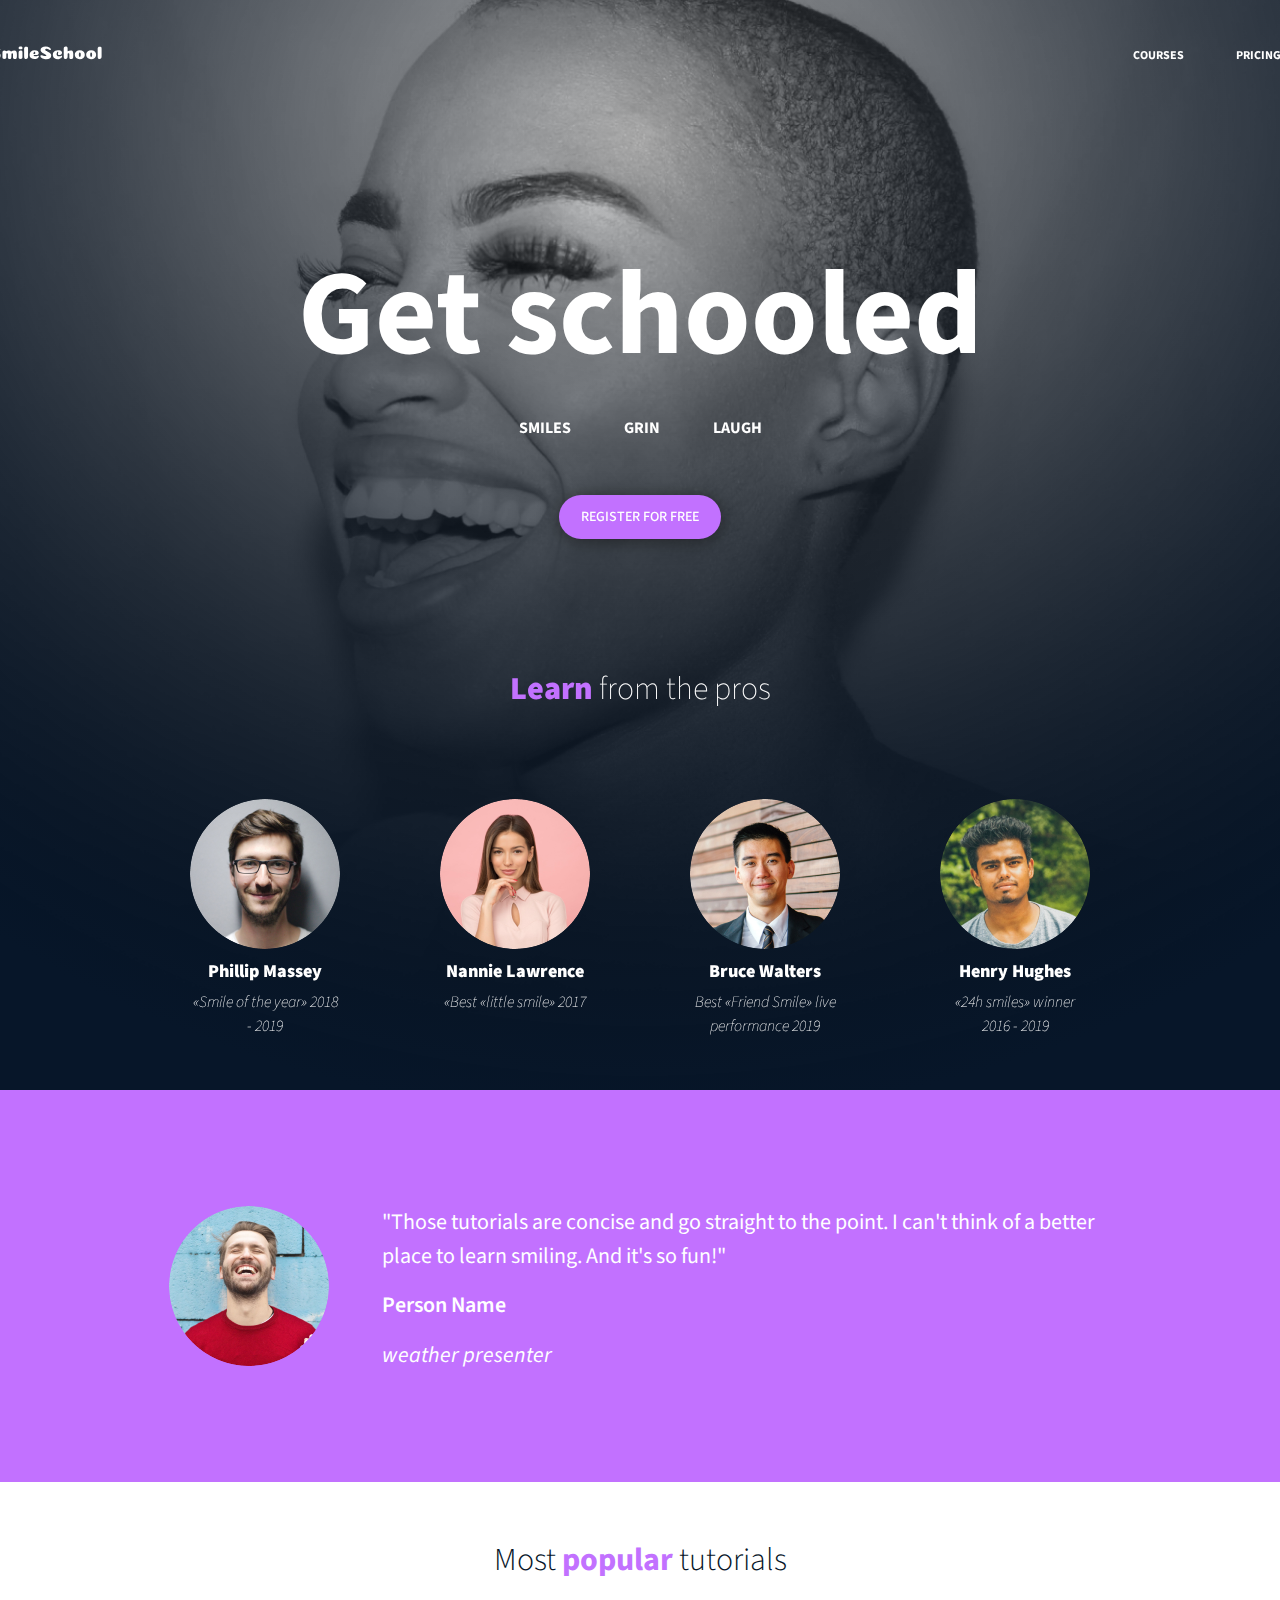
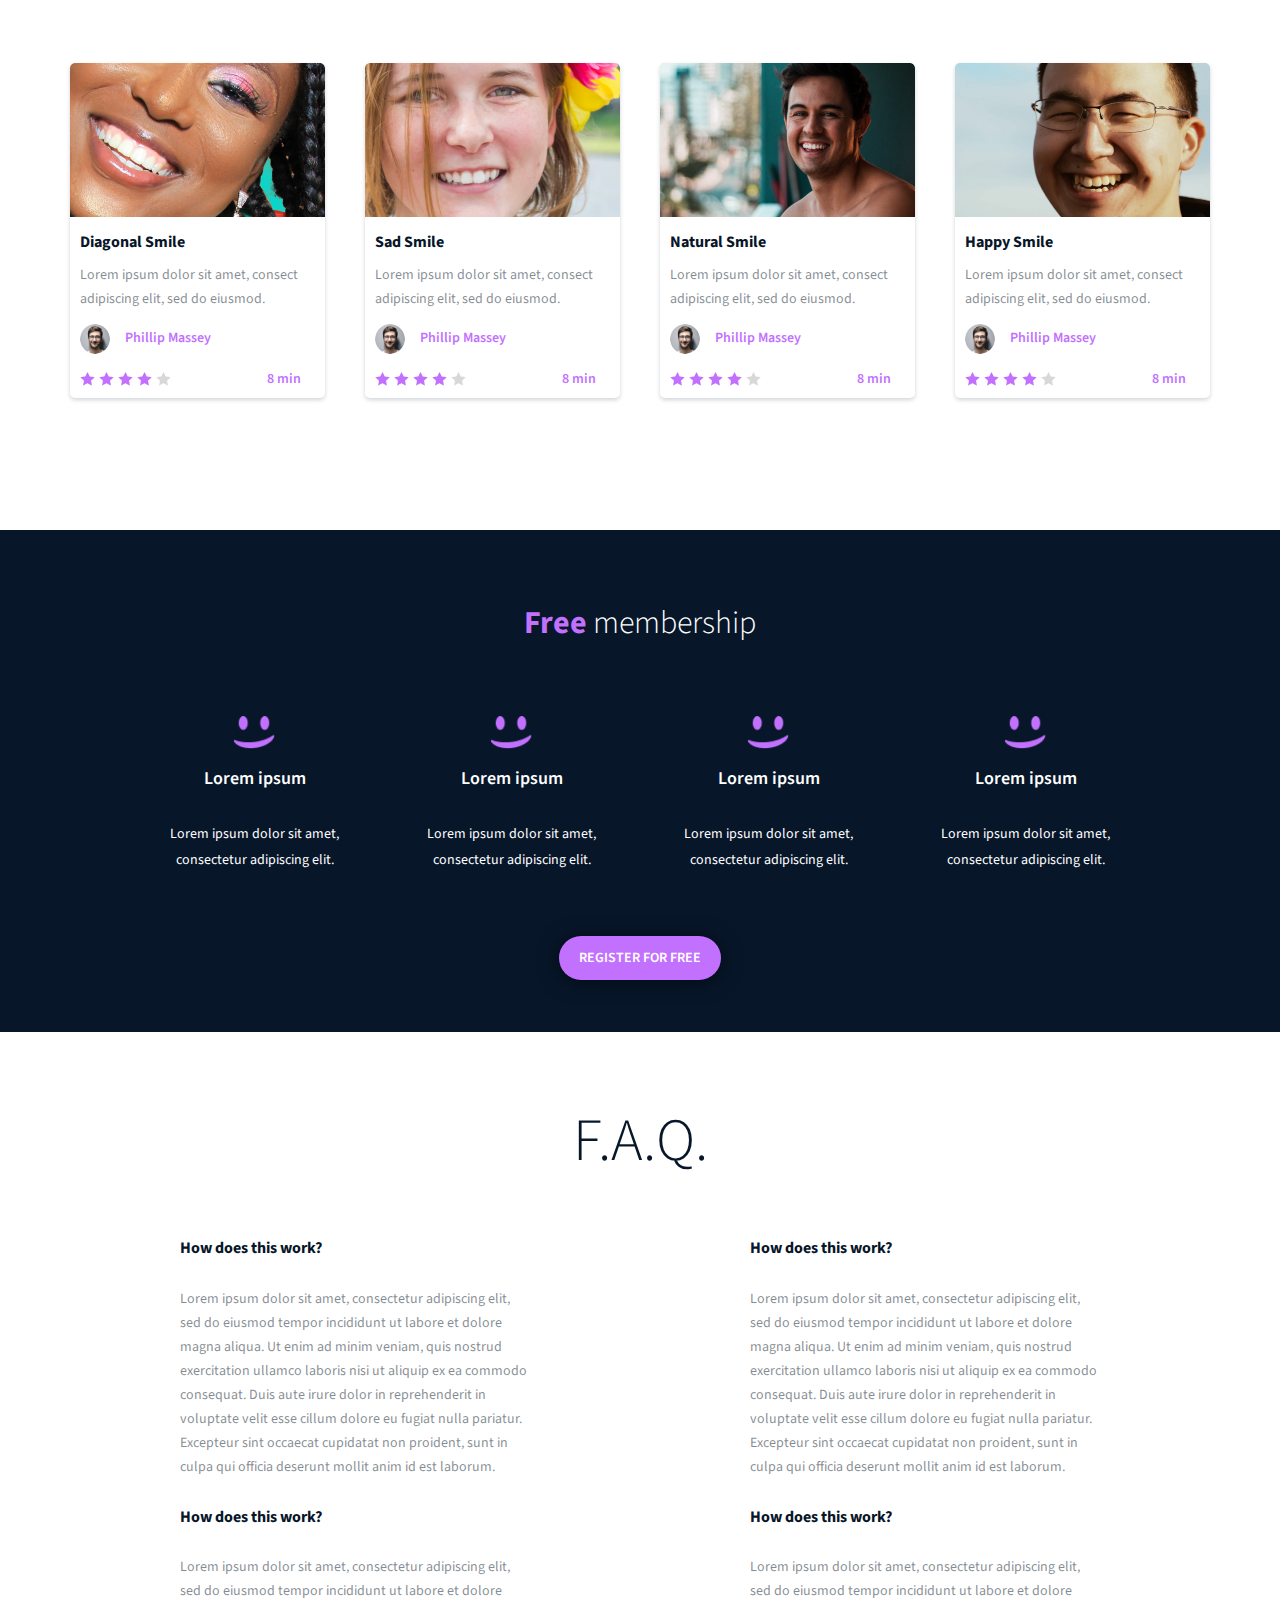
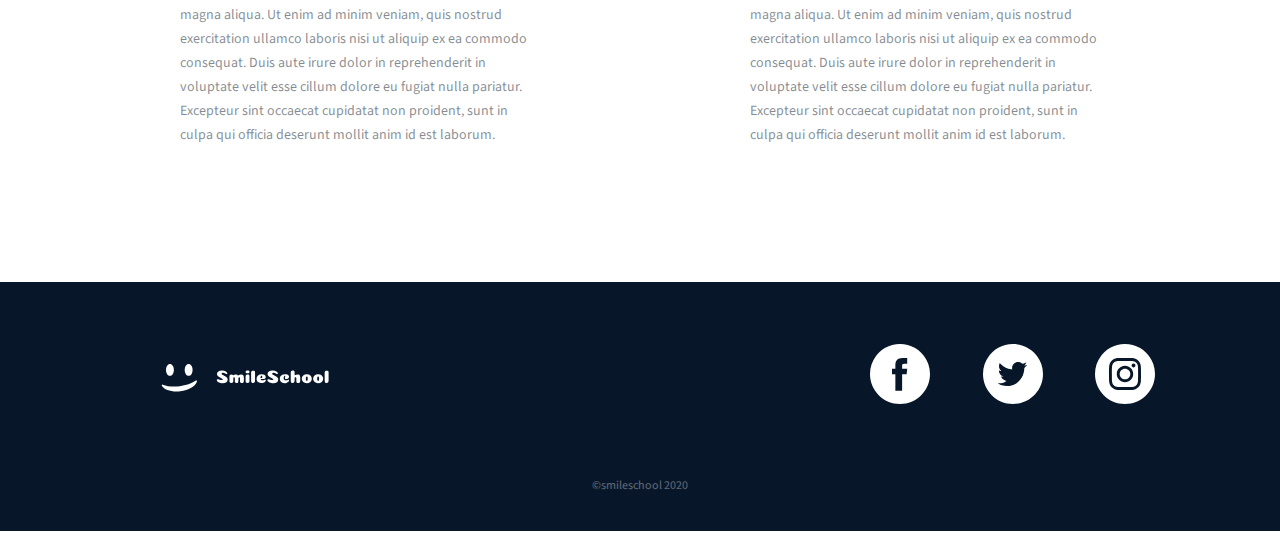
<file: css_advanced/index.html>
<!DOCTYPE html>
<html lang="en">
<head>
  <meta charset="UTF-8">
  <meta name="viewport" content="width=device-width, initial-scale=1.0">
  <title>SmileSchool</title>
  <link rel="stylesheet" type="text/css" href="styles.css">
  <link href='https://fonts.googleapis.com/css?family=Source+Sans+Pro' rel='stylesheet' type='text/css'>
<body>
  <!-- Header -->
  <header>
    <div id="header_navBar">
      <a href="#" id="logo"><img src="images/logo.svg" alt="SmileSchool Logo"></a>
      <div id="menu">
        <a href="#">COURSES</a>
        <a href="#">PRICING</a>
        <a href="#">LOGIN</a>
      </div>
    </div>
  </header>
  <main>
    <!-- Banner -->
    <section id="main">
      <div id="schooling_block">
	    <div id="get_schooled">
          <h1>Get schooled</h1>
          <p>SMILES GRIN LAUGH</p>
          <button>REGISTER FOR FREE</button>
        </div>
        <div id="pros">
          <h2><span class="purple">Learn</span> from the pros</h2>
          <div id="pro_list">
            <div class="pro">
              <img src="images/Phillip.png" alt="Phillip Massey">
              <h3>Phillip Massey</h3>
              <p>«Smile of the year» 2018 - 2019</p>
            </div>
            <div class="pro">
              <img src="images/Nannie.png" alt="Nannie Lawrence">
              <h3>Nannie Lawrence</h3>
              <p>«Best «little smile» 2017</p>
            </div>
            <div class="pro">
              <img src="images/Bruce.png" alt="Bruce Walters">
              <h3>Bruce Walters</h3>
              <p>Best «Friend Smile» live performance 2019</p>
            </div>
            <div class="pro">
              <img src="images/Henry.png" alt="Henry Hughes">
              <h3>Henry Hughes</h3>
              <p>«24h smiles» winner 2016 - 2019</p>
            </div>
          </div>
		</div>
      </div>
      </section>
      <!-- Quote -->
      <section id="testimony">
        <div id="testimonial-block">
          <img src="images/avatar.png" alt="testimonial">
          <div id="testimonial-quote">
            <blockquote>"Those tutorials are concise and go straight to the point. I can't think of a better place to learn smiling. And it's so fun!"</blockquote>
            <p><span class="bold">Person Name</span></p>
            <p><span class="italic">weather presenter</span></p>
          </div>
        </div>
      </section>
      <!-- Videos -->
      <section id="tutorial-section">
		<div id="tutorials">
        <h1>Most <span class="purple">popular</span> tutorials</h1>
          <div id="group-tutorial">
            <div class="tutorial">
              <img src="images/diagonalSmile.png" class="video" alt="Diagonal Smile">
              <h2>Diagonal Smile</h2>
              <p>Lorem ipsum dolor sit amet, consect adipiscing elit, sed do eiusmod.</p>
              <div class="rating">
				<div class="rating-pers">
                  <img src="images/Phillip.png" alt="Phillip Massey">
                  <h3>Phillip Massey</h3>
			    </div>
				<div class="stars">
                  <div class="star-group">
                    <img src="images/Star_1.png" class="star" alt="rating">
                    <img src="images/Star_1.png" class="star" alt="rating">
                    <img src="images/Star_1.png" class="star" alt="rating">
                    <img src="images/Star_1.png" class="star" alt="rating">
                    <img src="images/Star_5.png" class="star" alt="rating">
                  </div>
                  <p>8 min</p>
                </div>
              </div>
            </div>
            <div class="tutorial">
              <img src="images/sadSmile.png" class="video" alt="Sad Smile">
              <h2>Sad Smile</h2>
              <p>Lorem ipsum dolor sit amet, consect adipiscing elit, sed do eiusmod.</p>
              <div class="rating">
				<div class="rating-pers">
                <img src="images/Phillip.png" alt="Phillip Massey">
                <h3>Phillip Massey</h3>
                </div>
				<div class="stars">
                  <div class="star-group">
                    <img src="images/Star_1.png" class="star" alt="rating">
                    <img src="images/Star_1.png" class="star" alt="rating">
                    <img src="images/Star_1.png" class="star" alt="rating">
                    <img src="images/Star_1.png" class="star" alt="rating">
                    <img src="images/Star_5.png" class="star" alt="rating">
                  </div>
                  <p>8 min</p>
                </div>
              </div>
            </div>
            <div class="tutorial">
              <img src="images/naturalSmile.png" class="video" alt="Natural Smile">
              <h2>Natural Smile</h2>
              <p>Lorem ipsum dolor sit amet, consect adipiscing elit, sed do eiusmod.</p>
              <div class="rating">
				<div class="rating-pers">
                <img src="images/Phillip.png" alt="Phillip Massey">
                <h3>Phillip Massey</h3>
				</div>
                <div class="stars">
                  <div class="star-group">
                    <img src="images/Star_1.png" class="star" alt="rating">
                    <img src="images/Star_1.png" class="star" alt="rating">
                    <img src="images/Star_1.png" class="star" alt="rating">
                    <img src="images/Star_1.png" class="star" alt="rating">
                    <img src="images/Star_5.png" class="star" alt="rating">
                  </div>
                  <p>8 min</p>
                </div>
              </div>
            </div>
            <div class="tutorial">
              <img src="images/happySmile.png" class="video" alt="Happy smile">
              <h2>Happy Smile</h2>
              <p>Lorem ipsum dolor sit amet, consect adipiscing elit, sed do eiusmod.</p>
              <div class="rating">
				<div class="rating-pers">
                <img src="images/Phillip.png" alt="Phillip Massey">
                <h3>Phillip Massey</h3>
				</div>
                <div class="stars">
                  <div class="star-group">
                    <img src="images/Star_1.png" class="star" alt="rating">
                    <img src="images/Star_1.png" class="star" alt="rating">
                    <img src="images/Star_1.png" class="star" alt="rating">
                    <img src="images/Star_1.png" class="star" alt="rating">
                    <img src="images/Star_5.png" class="star" alt="rating">
                  </div>
                  <p>8 min</p>
                </div>
              </div>
            </div>
          </div>
		</div>
    </section>
    <!-- Membership -->
    <section id="membership">
      <h1><span class="purple">Free</span> membership</h1>
      <div>
        <div class="smile">
          <img src="images/smile.png" alt="smile">
          <h2>Lorem ipsum</h2>
          <p>Lorem ipsum dolor sit amet, consectetur adipiscing elit.</p>
        </div>
        <div class="smile">
          <img src="images/smile.png" alt="smile">
          <h2>Lorem ipsum</h2>
          <p>Lorem ipsum dolor sit amet, consectetur adipiscing elit.</p>
        </div>
        <div class="smile">
          <img src="images/smile.png" alt="smile">
          <h2>Lorem ipsum</h2>
          <p>Lorem ipsum dolor sit amet, consectetur adipiscing elit.</p>
        </div>
    	<div class="smile">
          <img src="images/smile.png" alt="smile">
          <h2>Lorem ipsum</h2>
          <p>Lorem ipsum dolor sit amet, consectetur adipiscing elit.</p>
        </div>
      </div>
      <button>REGISTER FOR FREE</button>
    </section>
    <!-- FAQ -->
    <section id="FAQ">
      <div id="FAQ-spacer">
      <h1>F.A.Q.</h1>
      <div id="FAQ-container">
        <div class="FAQ-column">
          <div class="FAQ-block">
            <h2>How does this work?</h2>
            <p>Lorem ipsum dolor sit amet, consectetur adipiscing elit, sed do eiusmod tempor incididunt ut labore et dolore magna aliqua. Ut enim ad minim veniam, quis nostrud exercitation ullamco laboris nisi ut aliquip ex ea commodo consequat. Duis aute irure dolor in reprehenderit in voluptate velit esse cillum dolore eu fugiat nulla pariatur. Excepteur sint occaecat cupidatat non proident, sunt in culpa qui officia deserunt mollit anim id est laborum.</p>
          </div>
          <div class="FAQ-block">
            <h2>How does this work?</h2>
            <p>Lorem ipsum dolor sit amet, consectetur adipiscing elit, sed do eiusmod tempor incididunt ut labore et dolore magna aliqua. Ut enim ad minim veniam, quis nostrud exercitation ullamco laboris nisi ut aliquip ex ea commodo consequat. Duis aute irure dolor in reprehenderit in voluptate velit esse cillum dolore eu fugiat nulla pariatur. Excepteur sint occaecat cupidatat non proident, sunt in culpa qui officia deserunt mollit anim id est laborum.</p>
          </div>
        </div>
        <div class="FAQ-column">
          <div class="FAQ-block">
            <h2>How does this work?</h2>
            <p>Lorem ipsum dolor sit amet, consectetur adipiscing elit, sed do eiusmod tempor incididunt ut labore et dolore magna aliqua. Ut enim ad minim veniam, quis nostrud exercitation ullamco laboris nisi ut aliquip ex ea commodo consequat. Duis aute irure dolor in reprehenderit in voluptate velit esse cillum dolore eu fugiat nulla pariatur. Excepteur sint occaecat cupidatat non proident, sunt in culpa qui officia deserunt mollit anim id est laborum.</p>
          </div>
          <div class="FAQ-block">
            <h2>How does this work?</h2>
            <p>Lorem ipsum dolor sit amet, consectetur adipiscing elit, sed do eiusmod tempor incididunt ut labore et dolore magna aliqua. Ut enim ad minim veniam, quis nostrud exercitation ullamco laboris nisi ut aliquip ex ea commodo consequat. Duis aute irure dolor in reprehenderit in voluptate velit esse cillum dolore eu fugiat nulla pariatur. Excepteur sint occaecat cupidatat non proident, sunt in culpa qui officia deserunt mollit anim id est laborum.</p>
          </div>
        </div>
      </div>
	</div>
    </section>
  </main>
  <!-- Footer -->
  <footer>
    <div id="footer-container">
      <div>
        <div id="footer-logo">
          <img src="images/logo.svg" alt="Logo">
        </div>
        <div id="social">
          <a href="#">
            <img src="images/Facebook_White.svg" alt="Facebook icon"></a>
          <a href="#">
            <img src="images/Twitter_White.svg" alt="Twitter icon"></a>
          <a href="#">
            <img src="images/Instagram_White.svg" alt="Instagram icon"></a>
        </div>
      </div>
      <p>©smileschool 2020</p>
    </div>
  </footer>
</body>
</html>
</file>
<file: css_advanced/styles.css>
/* Smile School Page */
body {
  width: 100%;
  margin: 0;
  margin-top: -20px;
}

/* Header */
header {
  position: fixed;
  height: 1093;
  width: 100%;
  z-index: 2;
  display: flex;
  justify-content:center;
  align-items: center;
  flex-shrink: 0;
  left: 175.67px;
  top: 40px;
  }
#header_navBar {
  width: 1103.408px;
  height: 29.461px;
  display: flex;
  align-items: center;
  justify-content: space-between;
  }
#logo {
  width: 167.02px;
  height: 29.46px;
  margin: -330px;
}
#menu {
  display: inline-flex;
  width: 234px;
  height: 15px;
  gap: 52px;
  align-items: normal;
}
#menu a {
  color: #FFF;
  font-family: "Source Sans Pro";
  font-size: 12px;
  font-style: normal;
  font-weight: 700;
  line-height: normal;
  text-decoration: none;
}

/* Main */
#main {
  z-index: 1;
  position: absolute;
  width: 100%;
  height: 1140px;
  flex-shrink: 0;
  background: url(images/background.png) center/cover no-repeat;
}
#schooling_block {
  position: absolute;
  width: 100%;
  height: 100%;
  backdrop-filter: grayscale();
  background: radial-gradient(85.9% 85.9% at 50% 14.1%, rgba(41, 48, 61, 0.00) 0%, #071629 100%)
}
#get_schooled {
  width: 100%;
  display: flex;
  flex-direction: column;
  align-items: center;
}  
#get_schooled h1 {
  color: #FFF;
  text-align: center;
  font-family: "Source Sans Pro";
  font-size: 120px;
  font-style: normal;
  font-weight: 700;
  line-height: normal;
  margin-top: 250px;
  margin-bottom: 0px;
}  
#get_schooled p {
  color: #FFF;
  text-align: center;
  font-family: "Source Sans Pro";
  font-size: 16px;
  font-style: normal;
  font-weight: 700;
  line-height: normal;
  word-spacing: 50px;
}
#get_schooled button {
  margin-top: 40px;
  width: 162px;
  height: 44px;
  flex-shrink: 0;
  box-shadow: 0px 2px 20px 0px rgba(0, 0, 0, 0.50);
  background-color: #C271FF;
  border: #C271FF; 
  border-radius: 22px;
  color: #FFF;
  text-align: center;
  font-family: "Source Sans Pro";
  font-size: 14px;
  font-style: normal;
  font-weight: 500;
  line-height: normal;
}
#pros {
  margin-top: 100px;
  width: 100%;
  height: 237px;
  flex-shrink: 0;
  display: flex;
  flex-direction: column;
}
#pros h2 {
  text-align: center;
  color: #FFF;
  font-family: "Source Sans Pro";
  font-size: 32px;
  font-style: normal;
  font-weight: 100;
  line-height: normal;
  margin-bottom: 87px;
}
.purple {
  color: #C271FF;
  font-weight: 900;
}
#pro_list {
  display:flex;
  width: 100%;
  height: 237px;
  flex-shrink: 0;
  justify-content: center;
  gap: 100px;
}
.pro {
  width: 150px;
  height: 237px;
  flex-shrink: 0;
  flex-direction: column;
}
.pro img {
  width: 150px;
  height: 150px;
  flex-shrink: 0;
  border-radius: 50%;
}
.pro h3 {
  color: #FFF;
  text-align: center;
  font-family: "Source Sans Pro";
  font-size: 18px;
  font-style: normal;
  font-weight: 900;
  line-height: 1px;
  width: 150px;
}
.pro p {
  color: #FFF;
  text-align: center;
  font-family: "Source Sans Pro";
  font-size: 16px;
  font-style: italic;
  font-weight: lighter;
  line-height: 24px;
}

/* Quote Block */
#testimony {
  width: 100%;
  height: 392px;
  display: flex;
  z-index: 1;
  position:absolute;
  align-items: center;
  justify-content: center;
  flex-shrink: 0;
  background-color: #C271FF;
  margin-top: 1110px;
}
#testimonial-block {
  width: 943px;
  height: 160px;
  flex-shrink: 0;
  display: flex;
  justify-content: space-between;
}
#testimonial-block img {
  width: 160px;
  height: 160px;
  flex-shrink: 0;
  border-radius: 50%;
}
#testimonial_quote {
  width: 730px;
  height: 158px;
  flex-shrink: 0;
  padding: 0;
}
#testimonial-quote blockquote {
  margin: 0;
  width: 730px;
  color: #FFF;
  font-family: "Source Sans Pro";
  font-size: 22px;
  font-style: normal;
  font-weight: 400;
  line-height: 33.6px;
}
.bold {
  color: #FFF;
  font-family: "Source Sans Pro";
  font-size: 22px;
  font-style: normal;
  font-weight: 600;
  line-height: 33.6px;
}
.italic {
  color: #FFF;
  font-family: "Source Sans Pro";
  font-size: 22px;
  font-style: italic;
  font-weight: 400;
  line-height: 33.6px;
}

/* Videos Block */
#tutorial-section {
  display: flex;
  align-items: center;
  justify-content:space-around;
  flex-direction: row;
  height: 550px;
  width: 100%;
}
#tutorials {
  width: 100%;
  height: 450px;
  flex-shrink: 0;
  display:block;
  flex-direction:row;
  justify-content:sapa;
  align-items: center;
  margin-top: 3000px;
}
#tutorials h1 {
  color: #071629;
  text-align: center;
  font-family: "Source Sans Pro";
  font-size: 32px;
  font-style: normal;
  font-weight: 300;
  line-height: normal;
  margin-top: 7px;
  margin-bottom: 80px;
}
#tutorials .purple {
  color: #C271FF;
  font-family: "Source Sans Pro";
  font-size: 32px;
  font-style: normal;
  font-weight: 700;
  line-height: normal;
}
#group-tutorial {
  display: flex;
  justify-content:center;
  gap: 40px;
  flex-direction: row;
  width: 100%;

}
.tutorial {
  width: 255px;
  height: 335px;
  flex-shrink: 0;
  flex-direction: column;
  border-radius: 5px;
  background: #FFF;
  box-shadow: 0px 2px 4px 0px rgba(7, 22, 41, 0.18);
}
.tutorial .video {
  position: relative;
  width: 255px;
  height: 154px;
  flex-shrink: 0;
  border-radius: 5px 5px 0px 0px;
  background: #D8D8D8;
}
.tutorial h2 {
  color: #071629;
  font-family: "Source Sans Pro";
  font-size: 16px;
  font-style: normal;
  font-weight: 700;
  line-height: normal;
  margin-top: 0px;
  padding: 10px;
  margin-bottom: 0px;
}
.tutorial p {
  color: rgba(7, 22, 41, 0.50);
  font-family: "Source Sans Pro";
  font-size: 14px;
  font-style: normal;
  font-weight: 400;
  line-height: 24px;
  padding-left: 10px;
  margin-top: 0px;
  margin-bottom: 0px;
}
.rating {
  display: flex;
  flex-direction: column;
  flex-wrap: wrap;
  padding-left: 10px;
}
.rating-pers {
  display: flex;
  flex-direction: row;
  align-items: center;
  justify-content: flex-start;
  gap: 15px;
}
.rating-pers img {
  width: 30px;
  height: 30px;
  flex-shrink: 0;
  border-radius: 50%;
}
.rating h3 {
  color: #C271FF;
  font-family: "Source Sans Pro";
  font-size: 14px;
  font-style: normal;
  font-weight: 600;
  line-height: 27px;
}
.stars {
  display: flex;
  justify-content: flex-start;
  gap: 70px;
  align-items: center;
}
.stars p {
  color: #C271FF;
  text-align: right;
  font-family: "Source Sans Pro";
  font-size: 14px;
  font-style: normal;
  font-weight: 600;
  line-height: 27px;
}
.star-group {
  width: 107px;
  height: 15px;
  flex-shrink: 0;
}

/* Membership */
#membership {
  width: 100%;
  height: 502px;
  background-color: #071629;
  display: flex;
  flex-direction: column;
  justify-content: space-between;
  align-items: center;
  margin-top: 1600px;
}
#membership h1 {
  margin-top: 70px;
  color: #FFF;
  font-family: "Source Sans Pro";
  font-size: 32px;
  font-style: normal;
  font-weight: 300;
  line-height: normal;
}
#membership .purple {
  color: #C271FF;
  text-align: center;
  font-family: "Source Sans Pro";
  font-size: 32px;
  font-style: normal;
  font-weight: 700;
  line-height: normal;
}
#membership div {
  display: flex;
}
.smile {
  width: 257px;
  height: 153px;
  flex-shrink: 0;
  flex-direction: column;
  align-items: center;
  justify-content: center;
}
.smile img {
  width: 43.666px;
  height: 35.353px;
  flex-shrink: 0;
}
.smile h2 {
  color: #FFF;
  text-align: center;
  font-family: "Source Sans Pro";
  font-size: 18px;
  font-style: normal;
  font-weight: 600;
  line-height: 26px;
  width: 256px;
}
.smile p {
  color: #FFF;
  text-align: center;
  font-family: "Source Sans Pro";
  font-size: 14px;
  font-style: normal;
  font-weight: 400;
  line-height: 26px;
  width: 212px;
}
#membership button {
  width: 162px;
  height: 44px;
  flex-shrink: 0;
  box-shadow: 0px 2px 20px 0px rgba(0, 0, 0, 0.50);
  background-color: #C271FF;
  border: #C271FF;
  border-radius: 22px;
  color: #FFF;
  text-align: center;
  font-family: "Source Sans Pro";
  font-size: 14px;
  font-style: normal;
  font-weight: 600;
  line-height: normal;
  margin-bottom: 52px;
}

/* FAQ */
#FAQ {
  display: flex;
  flex-direction: column;
  align-items: center;
  justify-content: center;
  height: 850px;
}
#FAQ-spacer {
  width: 920px;
  height: 100%;
  flex-shrink: 0;
}
#FAQ h1 {
  margin-top: 67px;
  color: #071629;
  text-align: center;
  font-family: "Source Sans Pro";
  font-size: 60px;
  font-style: normal;
  font-weight: 300;
  line-height: normal;
}
.FAQ-container {
  display: flex;
  flex-direction: column;
  align-items: center;
  justify-content: space-between;
  gap: 50px;
}
.FAQ-column {
  display: flex;
  justify-content: space-between;
}
.FAQ-block {
  display: flex;
  width: 350px;
  flex-direction: column;
  justify-content: flex-start;
  align-items: flex-start;
  gap: 0px;
}
.FAQ-block h2 {
  color: #071629;
  font-family: "Source Sans Pro";
  font-size: 16px;
  font-style: normal;
  font-weight: 700;
  line-height: normal;
}
.FAQ-block p {
  color: rgba(7, 22, 41, 0.50);
  font-family: "Source Sans Pro";
  font-size: 14px;
  font-style: normal;
  font-weight: 400;
  line-height: 24px;
  width: 350px;
}

/* Footer */
footer {
  width: 100%;
  height: 249px;
  flex-shrink: 0;
  background-color: #071629;
  display: flex;
  flex-direction: column;
  align-items: center;
  justify-content: center;
}
#footer-logo {
  display: inline-flex;
  padding: 0.023px 0px 0.516px 0.592px;
  justify-content: center;
  align-items: center;
  margin-top: 20px;
}
#social {
  width: 250px;
  flex-shrink: 0;
  display: flex;
}
#social a {
  width: 25px;
  height: 25px;
}
#footer-container {
  height: 50%;
  width: 75%;
  display: flex;
  flex-direction: column;
  justify-content: space-between;
  gap: 70px;
}
#footer-container div {
  display: flex;
  justify-content: space-between;
}
#footer-container p {
  color: #FFF;
  font-family: "Source Sans Pro";
  font-size: 12px;
  font-style: normal;
  font-weight: 400;
  line-height: normal;
  opacity: 0.3517;
  text-align: center;
}
</file>
